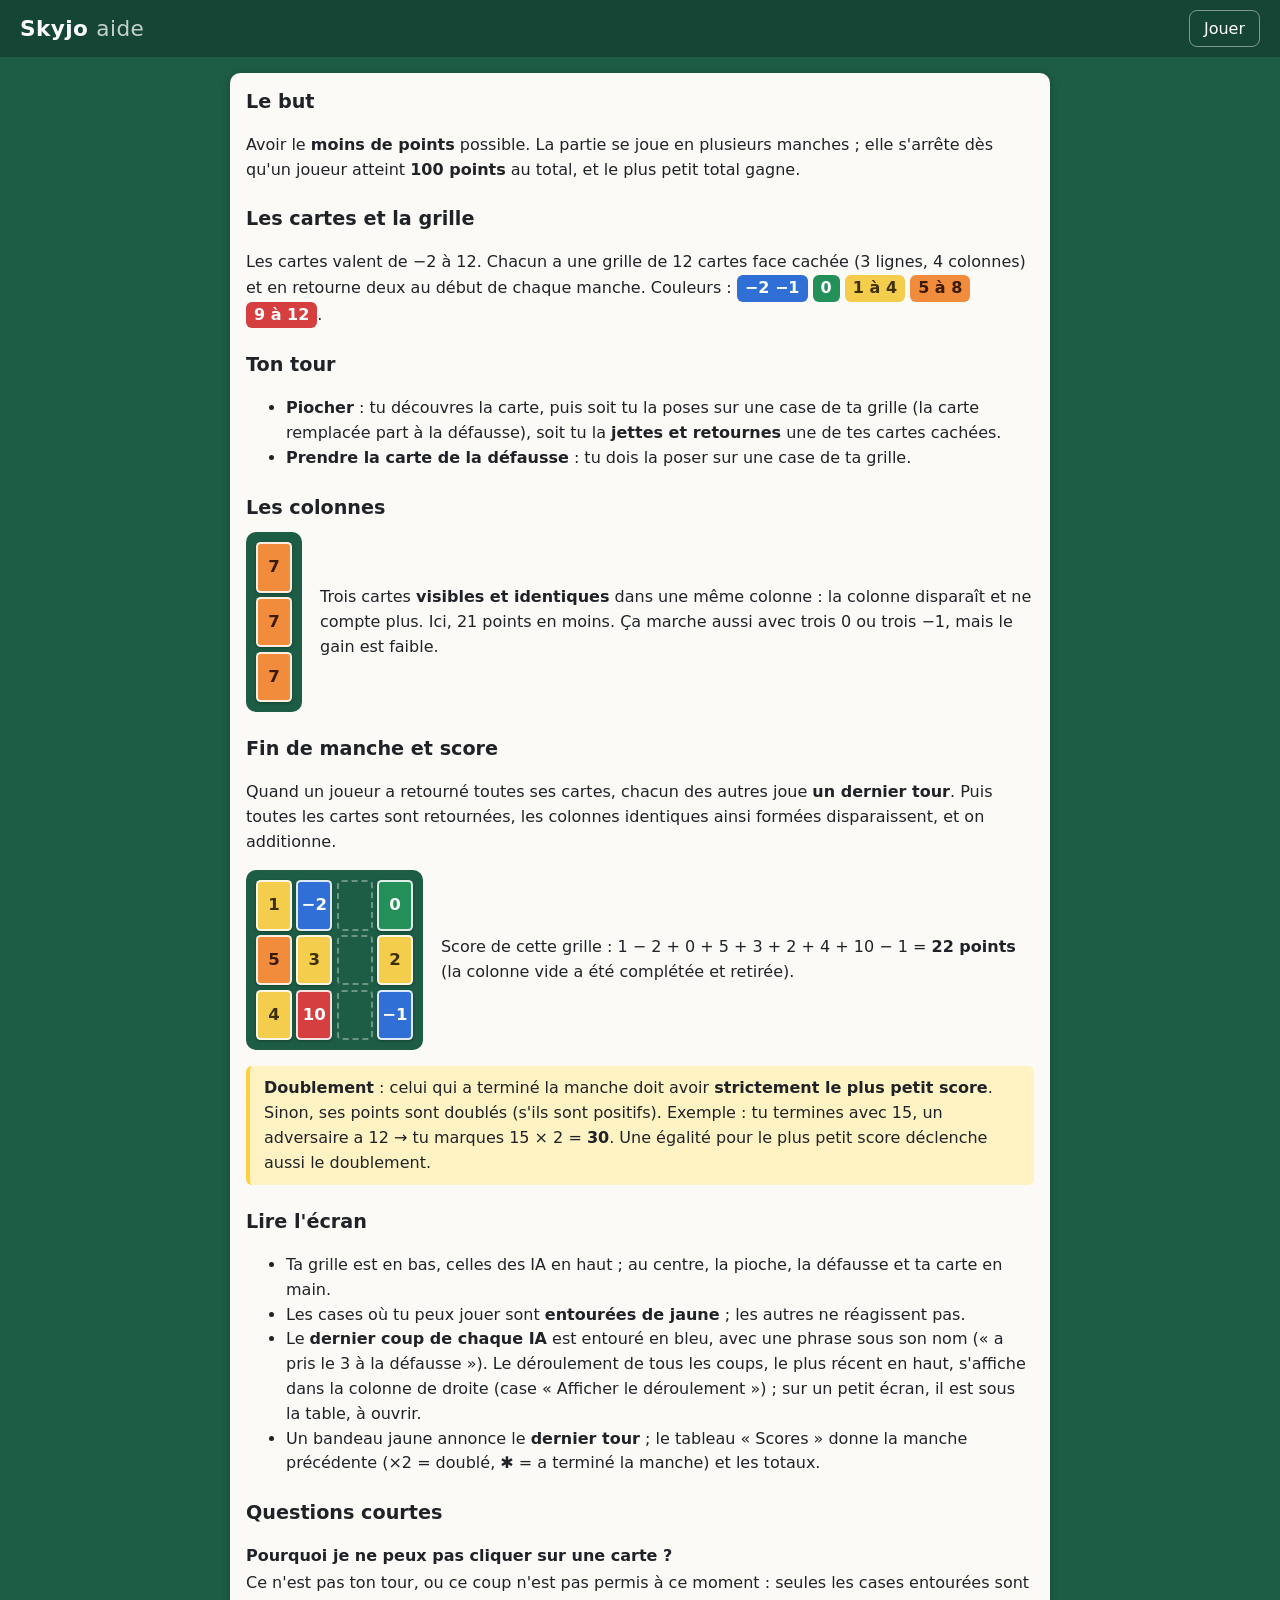
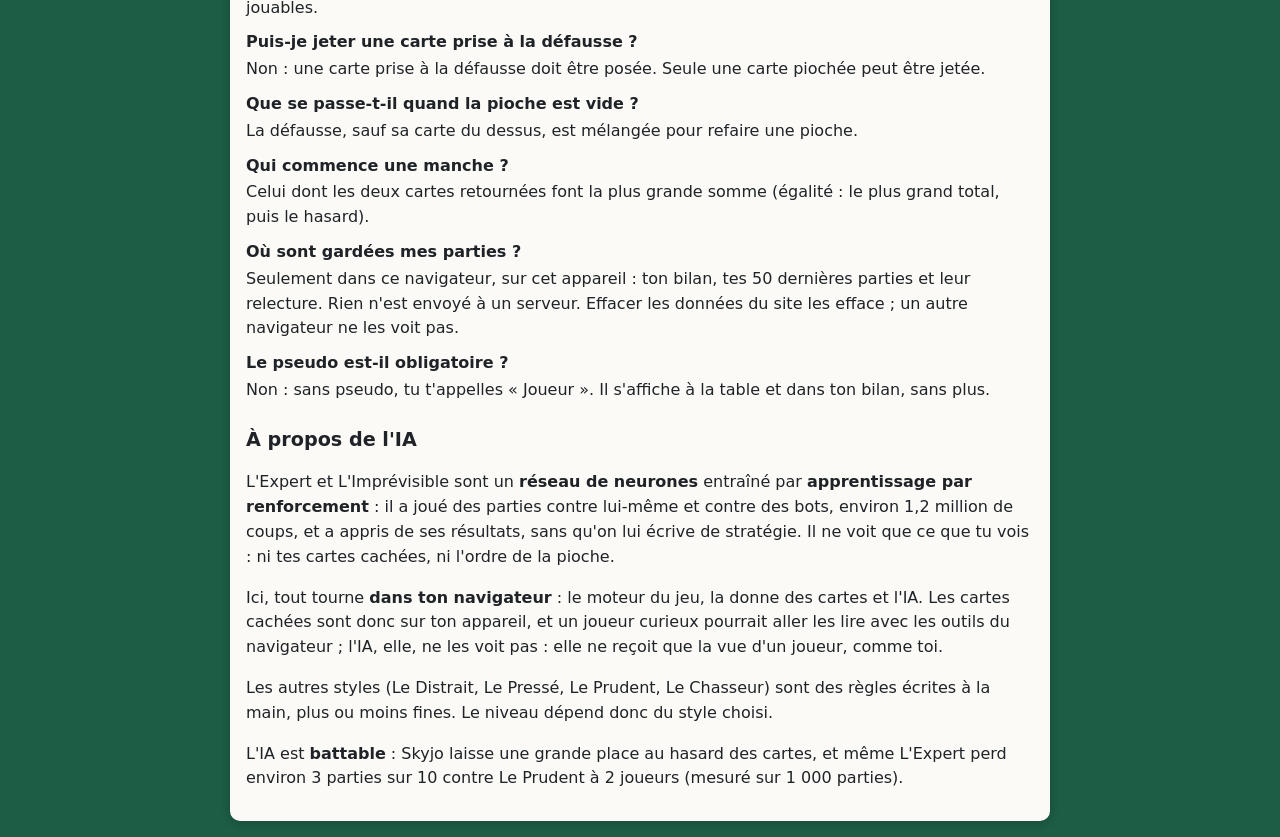
<file: web_demo/aide.html>
<!doctype html>
<!-- Keep in sync with skyjo/ui/static/help.html, the help of the Flask server: same rules and
     explanations; only the links, the storage of the games and the note on the engine differ. -->
<html lang="fr">
<head>
  <meta charset="utf-8">
  <meta name="viewport" content="width=device-width, initial-scale=1">
  <title>Aide — Skyjo contre l'IA</title>
  <link rel="icon" href="data:,">
  <link rel="stylesheet" href="static/style.css">
</head>
<body>
  <header class="topbar">
    <h1>Skyjo <span>aide</span></h1>
    <p class="info"></p>
    <nav><a class="ghost" href="index.html">Jouer</a></nav>
  </header>

  <main class="doc">
    <article class="panel">
      <h2>Le but</h2>
      <p>Avoir le <strong>moins de points</strong> possible. La partie se joue en plusieurs manches ; elle s'arrête
        dès qu'un joueur atteint <strong>100 points</strong> au total, et le plus petit total gagne.</p>

      <h2>Les cartes et la grille</h2>
      <p>Les cartes valent de −2 à 12. Chacun a une grille de 12 cartes face cachée (3 lignes, 4 colonnes) et en
        retourne deux au début de chaque manche. Couleurs :
        <span class="chip v-neg">−2 −1</span> <span class="chip v-zero">0</span> <span class="chip v-low">1 à 4</span>
        <span class="chip v-mid">5 à 8</span> <span class="chip v-high">9 à 12</span>.</p>

      <h2>Ton tour</h2>
      <ul>
        <li><strong>Piocher</strong> : tu découvres la carte, puis soit tu la poses sur une case de ta grille
          (la carte remplacée part à la défausse), soit tu la <strong>jettes et retournes</strong> une de tes cartes cachées.</li>
        <li><strong>Prendre la carte de la défausse</strong> : tu dois la poser sur une case de ta grille.</li>
      </ul>

      <h2>Les colonnes</h2>
      <div class="example">
        <div class="mini grid one-col">
          <div class="card v-mid">7</div><div class="card v-mid">7</div><div class="card v-mid">7</div>
        </div>
        <p>Trois cartes <strong>visibles et identiques</strong> dans une même colonne : la colonne disparaît et ne
          compte plus. Ici, 21 points en moins. Ça marche aussi avec trois 0 ou trois −1, mais le gain est faible.</p>
      </div>

      <h2>Fin de manche et score</h2>
      <p>Quand un joueur a retourné toutes ses cartes, chacun des autres joue <strong>un dernier tour</strong>. Puis
        toutes les cartes sont retournées, les colonnes identiques ainsi formées disparaissent, et on additionne.</p>
      <div class="example">
        <div class="mini grid">
          <div class="card v-low">1</div><div class="card v-neg">−2</div><div class="card removed"></div><div class="card v-zero">0</div>
          <div class="card v-mid">5</div><div class="card v-low">3</div><div class="card removed"></div><div class="card v-low">2</div>
          <div class="card v-low">4</div><div class="card v-high">10</div><div class="card removed"></div><div class="card v-neg">−1</div>
        </div>
        <p>Score de cette grille : 1 − 2 + 0 + 5 + 3 + 2 + 4 + 10 − 1 = <strong>22 points</strong> (la colonne vide a
          été complétée et retirée).</p>
      </div>
      <p class="callout"><strong>Doublement</strong> : celui qui a terminé la manche doit avoir
        <strong>strictement le plus petit score</strong>. Sinon, ses points sont doublés (s'ils sont positifs). Exemple :
        tu termines avec 15, un adversaire a 12 → tu marques 15 × 2 = <strong>30</strong>. Une égalité pour le plus petit
        score déclenche aussi le doublement.</p>

      <h2>Lire l'écran</h2>
      <ul>
        <li>Ta grille est en bas, celles des IA en haut ; au centre, la pioche, la défausse et ta carte en main.</li>
        <li>Les cases où tu peux jouer sont <strong>entourées de jaune</strong> ; les autres ne réagissent pas.</li>
        <li>Le <strong>dernier coup de chaque IA</strong> est entouré en bleu, avec une phrase sous son nom (« a pris
          le 3 à la défausse »). Le déroulement de tous les coups, le plus récent en haut, s'affiche dans la colonne de droite (case
          « Afficher le déroulement ») ; sur un petit écran, il est sous la table, à ouvrir.</li>
        <li>Un bandeau jaune annonce le <strong>dernier tour</strong> ; le tableau « Scores » donne la manche
          précédente (×2 = doublé, ✱ = a terminé la manche) et les totaux.</li>
      </ul>

      <h2>Questions courtes</h2>
      <dl class="faq">
        <dt>Pourquoi je ne peux pas cliquer sur une carte ?</dt>
        <dd>Ce n'est pas ton tour, ou ce coup n'est pas permis à ce moment : seules les cases entourées sont jouables.</dd>
        <dt>Puis-je jeter une carte prise à la défausse ?</dt>
        <dd>Non : une carte prise à la défausse doit être posée. Seule une carte piochée peut être jetée.</dd>
        <dt>Que se passe-t-il quand la pioche est vide ?</dt>
        <dd>La défausse, sauf sa carte du dessus, est mélangée pour refaire une pioche.</dd>
        <dt>Qui commence une manche ?</dt>
        <dd>Celui dont les deux cartes retournées font la plus grande somme (égalité : le plus grand total, puis le hasard).</dd>
        <dt>Où sont gardées mes parties ?</dt>
        <dd>Seulement dans ce navigateur, sur cet appareil : ton bilan, tes 50 dernières parties et leur relecture.
          Rien n'est envoyé à un serveur. Effacer les données du site les efface ; un autre navigateur ne les voit pas.</dd>
        <dt>Le pseudo est-il obligatoire ?</dt>
        <dd>Non : sans pseudo, tu t'appelles « Joueur ». Il s'affiche à la table et dans ton bilan, sans plus.</dd>
      </dl>

      <h2>À propos de l'IA</h2>
      <p>L'Expert et L'Imprévisible sont un <strong>réseau de neurones</strong> entraîné par
        <strong>apprentissage par renforcement</strong> : il a joué des parties contre lui-même et contre des bots,
        environ 1,2 million de coups, et a appris de ses résultats, sans qu'on lui écrive de stratégie. Il ne voit que
        ce que tu vois : ni tes cartes cachées, ni l'ordre de la pioche.</p>
      <p>Ici, tout tourne <strong>dans ton navigateur</strong> : le moteur du jeu, la donne des cartes et l'IA. Les
        cartes cachées sont donc sur ton appareil, et un joueur curieux pourrait aller les lire avec les outils du
        navigateur ; l'IA, elle, ne les voit pas : elle ne reçoit que la vue d'un joueur, comme toi.</p>
      <p>Les autres styles (Le Distrait, Le Pressé, Le Prudent, Le Chasseur) sont des règles écrites à la main, plus ou
        moins fines. Le niveau dépend donc du style choisi.</p>
      <p>L'IA est <strong>battable</strong> : Skyjo laisse une grande place au hasard des cartes, et même L'Expert perd
        environ 3 parties sur 10 contre Le Prudent à 2 joueurs (mesuré sur 1 000 parties).</p>
    </article>
  </main>
</body>
</html>
</file>
<file: web_demo/static/style.css>
:root {
  --felt: #1d5c45;
  --felt-dark: #154535;
  --panel: #fbfaf6;
  --ink: #1f2328;
  --muted: #5d6670;
  --line: #d9d6cc;
  --accent: #ffcf3f;
  --accent-ink: #3a2a00;
  --danger: #b42318;
  --card-w: 64px;
  --radius: 10px;
  /* card values */
  --neg: #2f6fd6;
  --zero: #23905a;
  --low: #f3cd4b;
  --mid: #f08c3c;
  --high: #d53f3f;
  --back-1: #3b3f8f;
  --back-2: #2c2f6e;
  font-family: system-ui, -apple-system, "Segoe UI", Roboto, sans-serif;
  color: var(--ink);
}

* { box-sizing: border-box; }
html, body { margin: 0; }
body { background: var(--felt); min-height: 100vh; }
button { font: inherit; }
[hidden] { display: none !important; }

/* --- top bar ------------------------------------------------------------- */
.topbar {
  display: flex; align-items: center; gap: 16px; flex-wrap: wrap;
  padding: 10px 20px; background: var(--felt-dark); color: #fff;
}
.topbar h1 { margin: 0; font-size: 1.35rem; letter-spacing: .02em; }
.topbar h1 span { font-weight: 400; opacity: .75; }
.info { margin: 0; flex: 1; opacity: .9; }
.topbar nav { display: flex; gap: 8px; }

button.ghost, button.primary, button.secondary {
  border-radius: 8px; padding: 8px 14px; cursor: pointer; border: 1px solid transparent;
}
button.ghost { background: transparent; color: inherit; border-color: rgba(255, 255, 255, .45); }
button.ghost:hover { background: rgba(255, 255, 255, .12); }
button.primary { background: var(--accent); color: var(--accent-ink); font-weight: 650; }
button.primary:hover { filter: brightness(1.05); }
button.secondary { background: #fff; color: var(--ink); border-color: var(--line); }
button.secondary:hover { background: #f1efe8; }
.modal button.ghost { color: var(--ink); border-color: var(--line); }

main { padding: 16px; }
.panel {
  background: var(--panel); border-radius: var(--radius); padding: 14px 16px;
  box-shadow: 0 2px 10px rgba(0, 0, 0, .18);
}
.panel h2, .panel h3 { margin: 0 0 10px; }
.panel h3 { font-size: 1rem; }

/* --- home ------------------------------------------------------------------- */
.home { display: flex; justify-content: center; }
.home form { width: min(640px, 100%); display: grid; gap: 16px; }
.home fieldset { border: 0; padding: 0; margin: 0; }
.home legend { font-weight: 650; margin-bottom: 8px; }
.segmented { display: flex; gap: 8px; flex-wrap: wrap; }
.segmented label, .modes label { cursor: pointer; }
.segmented input, .modes input { position: absolute; opacity: 0; pointer-events: none; }
.segmented span {
  display: block; padding: 8px 16px; border: 1px solid var(--line); border-radius: 8px; background: #fff;
}
.segmented input:checked + span { background: var(--felt); color: #fff; border-color: var(--felt); }
.segmented input:focus-visible + span, .modes input:focus-visible + div { outline: 3px solid var(--accent); }
.modes { display: grid; gap: 8px; }
.modes label > div { border: 1px solid var(--line); border-radius: 8px; padding: 10px 12px; background: #fff; }
.modes input:checked + div { border-color: var(--felt); box-shadow: inset 4px 0 0 var(--felt); }
.modes strong { display: block; }
.modes small { color: var(--muted); }
.seed { display: grid; gap: 6px; font-weight: 650; }
.seed small { font-weight: 400; color: var(--muted); }
.seed input { font: inherit; padding: 8px 10px; border: 1px solid var(--line); border-radius: 8px; max-width: 220px; }
.hint { margin: -8px 0 0; color: var(--muted); font-size: .9rem; }
.home .primary { justify-self: start; font-size: 1.05rem; padding: 10px 22px; }

/* --- game layout ---------------------------------------------------------------- */
.game { display: grid; gap: 10px; }
.game-toolbar { display: flex; justify-content: flex-end; align-items: center; gap: 18px; flex-wrap: wrap; color: #fff; }
.game-toolbar .speed { color: #fff; }
.toggle { display: inline-flex; align-items: center; gap: 6px; cursor: pointer; font-size: .9rem; }
.toggle input { width: 16px; height: 16px; accent-color: var(--accent); }
/* the log in a fixed column on the right, unless hidden (.log-hidden) */
.game-body { display: grid; grid-template-columns: minmax(0, 1fr) 340px; gap: 16px; align-items: start; }
.game.log-hidden .game-body { grid-template-columns: minmax(0, 1fr); }
.game.log-hidden .journal { display: none; }
.table { display: grid; gap: 14px; }
.journal { position: sticky; top: 12px; display: flex; flex-direction: column; max-height: calc(100vh - 130px); }
.center-row { display: flex; gap: 24px; align-items: center; justify-content: center; flex-wrap: wrap; }
.score-panel { padding: 10px 12px; min-width: 230px; }
.score-panel h3 { margin-bottom: 6px; }
@media (min-width: 900px) { .narrow-only { display: none !important; } }

.opponents { display: flex; justify-content: center; gap: 12px; flex-wrap: wrap; }
.opponents .player { --card-w: 44px; }
.opponents.many .player { --card-w: 36px; }

.player {
  background: rgba(0, 0, 0, .18); border-radius: var(--radius); padding: 10px 12px; color: #fff;
  border: 2px solid transparent;
}
.player.current { border-color: var(--accent); }
.player-head { display: flex; align-items: baseline; gap: 10px; flex-wrap: wrap; margin-bottom: 8px; }
.player-name { font-weight: 700; }
.player-stats { opacity: .85; font-size: .9rem; }
.badge {
  font-size: .75rem; font-weight: 700; padding: 2px 8px; border-radius: 99px;
  background: var(--accent); color: var(--accent-ink);
}
.badge.turn { background: #fff; color: var(--ink); }
.me { display: flex; justify-content: center; }
.me .player { --card-w: 68px; padding: 12px 16px; }
.me .player-name { font-size: 1.1rem; }

.grid { display: grid; grid-template-columns: repeat(4, var(--card-w)); gap: calc(var(--card-w) * .12); }

/* --- cards -------------------------------------------------------------------- */
.card {
  width: var(--card-w); height: calc(var(--card-w) * 1.4); border-radius: calc(var(--card-w) * .13);
  display: flex; align-items: center; justify-content: center;
  font-weight: 800; font-size: calc(var(--card-w) * .46); line-height: 1;
  border: 2px solid rgba(255, 255, 255, .85); padding: 0; color: #fff;
  box-shadow: 0 1px 3px rgba(0, 0, 0, .3); font-variant-numeric: tabular-nums;
  transition: transform .12s ease, box-shadow .12s ease;
}
button.card:disabled { cursor: default; }
.card.back {
  background:
    repeating-linear-gradient(45deg, rgba(255, 255, 255, .08) 0 6px, transparent 6px 12px),
    linear-gradient(160deg, var(--back-1), var(--back-2));
}
.card.removed { background: transparent; border: 2px dashed rgba(255, 255, 255, .22); box-shadow: none; }
.card.empty { background: rgba(0, 0, 0, .15); border: 2px dashed rgba(255, 255, 255, .35); box-shadow: none; }
.card.v-neg { background: var(--neg); }
.card.v-zero { background: var(--zero); }
.card.v-low { background: var(--low); color: #3d3000; }
.card.v-mid { background: var(--mid); color: #3a1a00; }
.card.v-high { background: var(--high); }

.card.big { --card-w: 72px; }
.card.clickable { cursor: pointer; box-shadow: 0 0 0 3px var(--accent), 0 4px 12px rgba(0, 0, 0, .35); }
.card.clickable:hover, .card.clickable:focus-visible { transform: translateY(-3px); outline: none; }
.card.selected { box-shadow: 0 0 0 4px #fff, 0 0 0 7px var(--accent); transform: translateY(-3px); }
.card.flash { animation: flash 1s ease; }
@keyframes flash {
  0%, 60% { box-shadow: 0 0 0 4px #fff, 0 0 18px 6px rgba(255, 255, 255, .7); transform: scale(1.06); }
  100% { box-shadow: 0 1px 3px rgba(0, 0, 0, .3); transform: none; }
}

/* --- center: piles and prompt -------------------------------------------------- */
.center { display: grid; justify-items: center; gap: 10px; padding: 6px 0; }
.piles { display: flex; gap: 28px; align-items: flex-end; flex-wrap: wrap; justify-content: center; }
.pile { display: grid; justify-items: center; gap: 6px; color: #fff; }
.pile-label { font-size: .9rem; opacity: .9; }
.pile.hand .card { box-shadow: 0 0 0 4px #fff, 0 0 22px 6px rgba(255, 207, 63, .8); transform: rotate(-3deg); }
.prompt {
  margin: 0; color: #fff; font-size: 1.1rem; font-weight: 600; text-align: center; min-height: 1.5em;
}
.banner {
  margin: 0; padding: 8px 16px; border-radius: 99px; font-weight: 800;
  background: var(--accent); color: var(--accent-ink); letter-spacing: .02em;
}
.end-actions { display: flex; gap: 8px; flex-wrap: wrap; justify-content: center; }

/* --- scores and log ------------------------------------------------------------------ */
.scores { width: 100%; border-collapse: collapse; font-variant-numeric: tabular-nums; }
.scores th, .scores td { padding: 4px 6px; text-align: right; border-bottom: 1px solid var(--line); }
.scores th:first-child, .scores td:first-child { text-align: left; }
.scores thead th { font-size: .8rem; color: var(--muted); font-weight: 600; }
.scores tr.you td { font-weight: 700; }
.journal-head { display: flex; align-items: baseline; justify-content: space-between; gap: 8px; }
.speed { font-size: .85rem; color: var(--muted); }
.speed select { font: inherit; }
.log { list-style: none; margin: 0; padding: 0; overflow-y: auto; font-size: .92rem; min-height: 0; flex: 1; }
.log li { padding: 5px 0; border-bottom: 1px solid var(--line); }
.log li.mine { color: var(--muted); }
.log li.important { font-weight: 700; }
.log li.round { background: #efece3; padding: 5px 6px; font-weight: 700; }
.log li.new { animation: appear .5s ease; }
@keyframes appear { from { background: #fff3c4; } to { background: transparent; } }

/* --- modal and toast ------------------------------------------------------------- */
.modal {
  position: fixed; inset: 0; background: rgba(0, 0, 0, .55); display: flex;
  align-items: center; justify-content: center; padding: 16px; z-index: 10;
}
.modal-box {
  background: var(--panel); border-radius: var(--radius); padding: 18px 20px; max-width: 980px; width: 100%;
  max-height: calc(100vh - 32px); overflow: auto; box-shadow: 0 10px 40px rgba(0, 0, 0, .4);
}
.modal-box h2 { margin: 0 0 4px; }
.modal-box .sub { margin: 0 0 14px; color: var(--muted); }
.reveal { display: flex; flex-wrap: wrap; gap: 12px; margin-bottom: 14px; }
.reveal .player { --card-w: 40px; background: var(--felt); }
.result { width: 100%; border-collapse: collapse; font-variant-numeric: tabular-nums; margin-bottom: 14px; }
.result th, .result td { padding: 6px 8px; border-bottom: 1px solid var(--line); text-align: right; }
.result th:first-child, .result td:first-child, .result .left { text-align: left; }
.result tr.win td { font-weight: 700; }
.doubled { color: var(--danger); font-weight: 700; }
.modal-actions { display: flex; gap: 8px; flex-wrap: wrap; justify-content: flex-end; }
.note { color: var(--muted); font-size: .85rem; }
.toast {
  position: fixed; left: 50%; bottom: 20px; transform: translateX(-50%); margin: 0; z-index: 20;
  background: var(--danger); color: #fff; padding: 10px 16px; border-radius: 8px; max-width: calc(100% - 32px);
  box-shadow: 0 6px 20px rgba(0, 0, 0, .35);
}

/* --- narrower screens --------------------------------------------------------- */
@media (max-width: 899px) {
  /* narrow screen: no column, the log goes under the table, folded until opened */
  .game-body, .game.log-hidden .game-body { grid-template-columns: minmax(0, 1fr); }
  .game.log-hidden .journal { display: flex; }
  .wide-only { display: none !important; }
  .journal { position: static; max-height: none; }
  .journal .log { max-height: 60vh; }
  .journal:not(.open) .log { display: none; }
  .journal-head h3 { margin: 0; }
}
@media (max-width: 700px) {
  main { padding: 10px; }
  .me .player { --card-w: 58px; }
  .opponents .player { --card-w: 34px; }
  .opponents.many .player { --card-w: 28px; }
  .card.big { --card-w: 58px; }
  .piles { gap: 16px; }

}
@media (max-width: 400px) {
  .me .player { --card-w: 52px; }
  .opponents.many .player { --card-w: 24px; padding: 8px; }
}

/* --- step 1 of the online version: pseudo, styles, last moves, pages -------------- */
.topbar a.ghost {
  border-radius: 8px; padding: 8px 14px; color: inherit; text-decoration: none;
  border: 1px solid rgba(255, 255, 255, .45);
}
.topbar a.ghost:hover { background: rgba(255, 255, 255, .12); }
button.small { padding: 4px 10px; font-size: .88rem; }
.field { display: grid; gap: 6px; font-weight: 650; }
.field small { font-weight: 400; color: var(--muted); }
.field input, .seat select {
  font: inherit; padding: 8px 10px; border: 1px solid var(--line); border-radius: 8px; background: #fff;
}
.field input { max-width: 320px; }
.seed input { max-width: 220px; }
.seats { display: grid; gap: 10px; }
.seat { display: grid; grid-template-columns: 110px minmax(0, 1fr); gap: 4px 10px; align-items: center; }
.seat-label { font-weight: 600; }
.seat-description { grid-column: 2; margin: 0; color: var(--muted); font-size: .9rem; }

.level {
  display: inline-block; font-size: .72rem; font-weight: 700; padding: 1px 7px; border-radius: 99px;
  letter-spacing: .02em; vertical-align: middle; color: #fff;
}
.level-facile { background: #23905a; }
.level-moyen { background: #2f6fd6; }
.level-difficile { background: #c86a14; }
.level-expert { background: #8e2b8e; }

.card { position: relative; }
.card.last-move { outline: 3px solid #7fdcff; outline-offset: 2px; }
.card.from-discard::after {
  content: "D"; position: absolute; top: -8px; right: -8px; width: 18px; height: 18px; border-radius: 50%;
  background: #7fdcff; color: #06354a; font-size: 11px; line-height: 18px; text-align: center; font-weight: 800;
}
.last-move-text { margin: -2px 0 8px; font-size: .82rem; color: #cfeefe; min-height: 1.2em; }
.card.revealed { opacity: .62; border-style: dashed; }
.scores caption { caption-side: bottom; text-align: left; padding-top: 6px; }
.journal-head { align-items: center; }
.journal-head h3 { margin: 0; }
.log { margin-top: 10px; }
.result td a { color: var(--felt); font-weight: 650; }
.result .left { text-align: left; }
.modal-box h3 { margin: 16px 0 8px; }

/* help */
.doc { display: flex; justify-content: center; }
.doc article { max-width: 820px; line-height: 1.55; }
.doc h2 { margin: 22px 0 8px; font-size: 1.2rem; }
.doc h2:first-child { margin-top: 0; }
.chip { display: inline-block; padding: 1px 8px; border-radius: 6px; font-weight: 700; color: #fff; }
.chip.v-neg { background: var(--neg); }
.chip.v-zero { background: var(--zero); }
.chip.v-low { background: var(--low); color: #3d3000; }
.chip.v-mid { background: var(--mid); color: #3a1a00; }
.chip.v-high { background: var(--high); }
.example { display: flex; gap: 18px; align-items: center; flex-wrap: wrap; margin: 10px 0; }
.example p { flex: 1; min-width: 220px; margin: 0; }
.mini { --card-w: 36px; background: var(--felt); padding: 10px; border-radius: var(--radius); }
.mini.one-col { grid-template-columns: var(--card-w); }
.mini .card.removed { border-color: rgba(255, 255, 255, .35); }
.callout { background: #fff3c4; border-left: 4px solid var(--accent); padding: 10px 14px; border-radius: 6px; }
.faq dt { font-weight: 700; margin-top: 10px; }
.faq dd { margin: 2px 0 0; color: var(--ink); }

/* replay */
.replay { display: grid; gap: 14px; }
.summary .result { max-width: 420px; }
.controls { display: grid; gap: 10px; }
.controls .buttons { display: flex; gap: 6px; flex-wrap: wrap; }
.controls button:disabled { opacity: .45; cursor: default; }
.slider { display: grid; grid-template-columns: auto 1fr; gap: 12px; align-items: center; font-variant-numeric: tabular-nums; }
.slider input { width: 100%; }
.controls .note { margin: 0; }
.replay-board { display: grid; gap: 14px; }
.step-texts p { margin: 2px 0; font-weight: 600; }
.round-end .result { max-width: 640px; }
.replay-players .player { --card-w: 44px; }
.replay-players.many .player { --card-w: 38px; }

/* admin */
.admin { display: grid; gap: 14px; }

@media (max-width: 700px) {
  .seat { grid-template-columns: 1fr; }
  .seat-description { grid-column: 1; }
  .replay-players .player, .replay-players.many .player { --card-w: 30px; }
  .result { font-size: .85rem; }
}

/* replay on wide screens: the board on the left, summary and controls on the right */
.replay { grid-template-areas: "summary" "controls" "board"; }
.summary { grid-area: summary; }
.controls { grid-area: controls; }
.replay-board { grid-area: board; }
@media (min-width: 1100px) {
  .replay { grid-template-columns: minmax(0, 1fr) 400px; grid-template-areas: "board summary" "board controls";
            align-items: start; grid-template-rows: auto 1fr; }
  .summary .result { max-width: none; }
}
</file>
